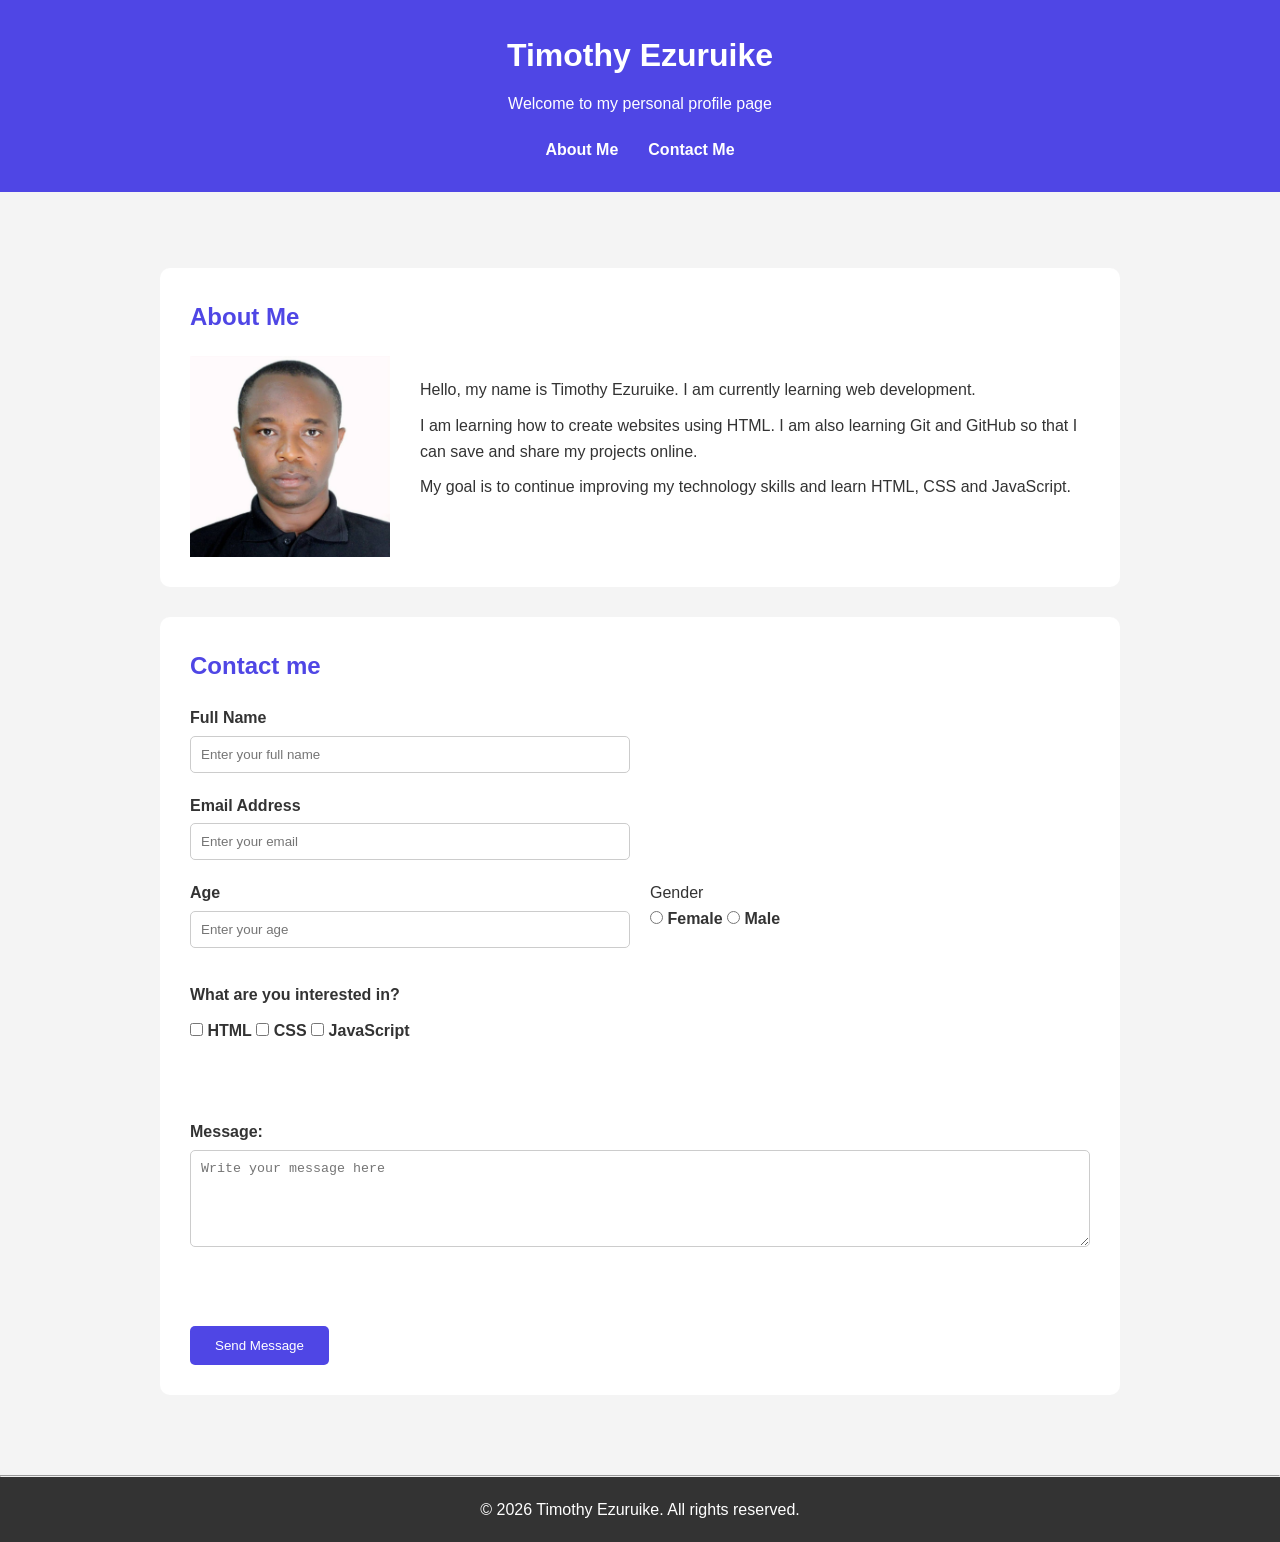
<file: index.html>
<!DOCTYPE html>
<html lang="en">
<head>
  <meta charset="UTF-8">
  <meta name="viewport" content="width=device-width, initial-scale=1.0">
  <title>Timothy's Personal Profile</title>
  <link rel="stylesheet" href="style.css">
</head>
<body>
  
  <!-- Header Section -->

  <header>
<h1>Timothy Ezuruike</h1>

<p>Welcome to my personal profile page</p>

<nav>
  <a href="#about">About Me</a>

  <a href="#contact">Contact Me</a>

</nav>
  </header>
  <br>

  <!-- About section  -->
  <main>

    <section id="about">

      <h2>About Me</h2>

      <div class="profile-container">
    <img src="./my-first-project/PICTURE.jpeg" alt="Photo of Timothy" width="200">
 
    <div class="about-text">
 <p>
                Hello, my name is Timothy Ezuruike.
                I am currently learning web development.
            </p>

              <p>
                I am learning how to create websites using HTML.
                I am also learning Git and GitHub so that I can
                save and share my projects online.
            </p>

              <p>
                My goal is to continue improving my technology
                skills and learn HTML, CSS and JavaScript.
            </p>

            <br>
    </div>

      </div>

    </section>

    <!-- contact section -->

    <section id="contact">
      <h2>Contact me</h2>


      <form>

       <div class="form-grid">

       <div>
        <label for="name">Full Name</label>
        <br>
        <input 
        type="text"
        id="name"
        name="name"
        placeholder="Enter your full name"
        >
       </div>
        
         <br><br>

       <div>

        <label for="email">Email Address</label>
        <br>
        <input type="email"
        id="email"
        name="email"
        placeholder="Enter your email"
        >
       </div>
       
        <br><br>

        <div>

        <label for="age">Age</label>
        <br>
        <input 
        type="number"
        id="age"
        name="age"
        placeholder="Enter your age"
          >

        </div>


         <div>
        <p>Gender</p>
        <input 
        type="radio"
        id="female"
        name="gender"
        value="Female"
          >
         <label for="female">Female</label>

               <input
                    type="radio"
                    id="male"
                    name="gender"
                    value="Male"
                >

                <label for="male">Male</label>

                   <br><br>

         </div>

       </div>

       
        <div class="interests">

           <p>What are you interested in?</p>

                <input
                    type="checkbox"
                    id="html"
                    name="interest"
                    value="HTML"
                >

                <label for="html">HTML</label>


                <input
                    type="checkbox"
                    id="css"
                    name="interest"
                    value="CSS"
                >

                <label for="css">CSS</label>


                <input
                    type="checkbox"
                    id="javascript"
                    name="interest"
                    value="JavaScript"
                >

                <label for="javascript">JavaScript</label>
        </div>


                <br><br>


               <div class="message-box">

                 <label for="message">Message:</label>

                <br>

                <textarea
                    id="message"
                    name="message"
                    rows="5"
                    cols="30"
                    placeholder="Write your message here"
                ></textarea>
               </div>


                <br><br>


              <button type="submit">
               Send Message
              </button>
      </form>

    </section>
  </main>

    <hr>


    <!-- Footer -->

    <footer>

        <p>
            &copy; 2026 Timothy Ezuruike. All rights reserved.
        </p>

    </footer>
</body>
</html>
</file>
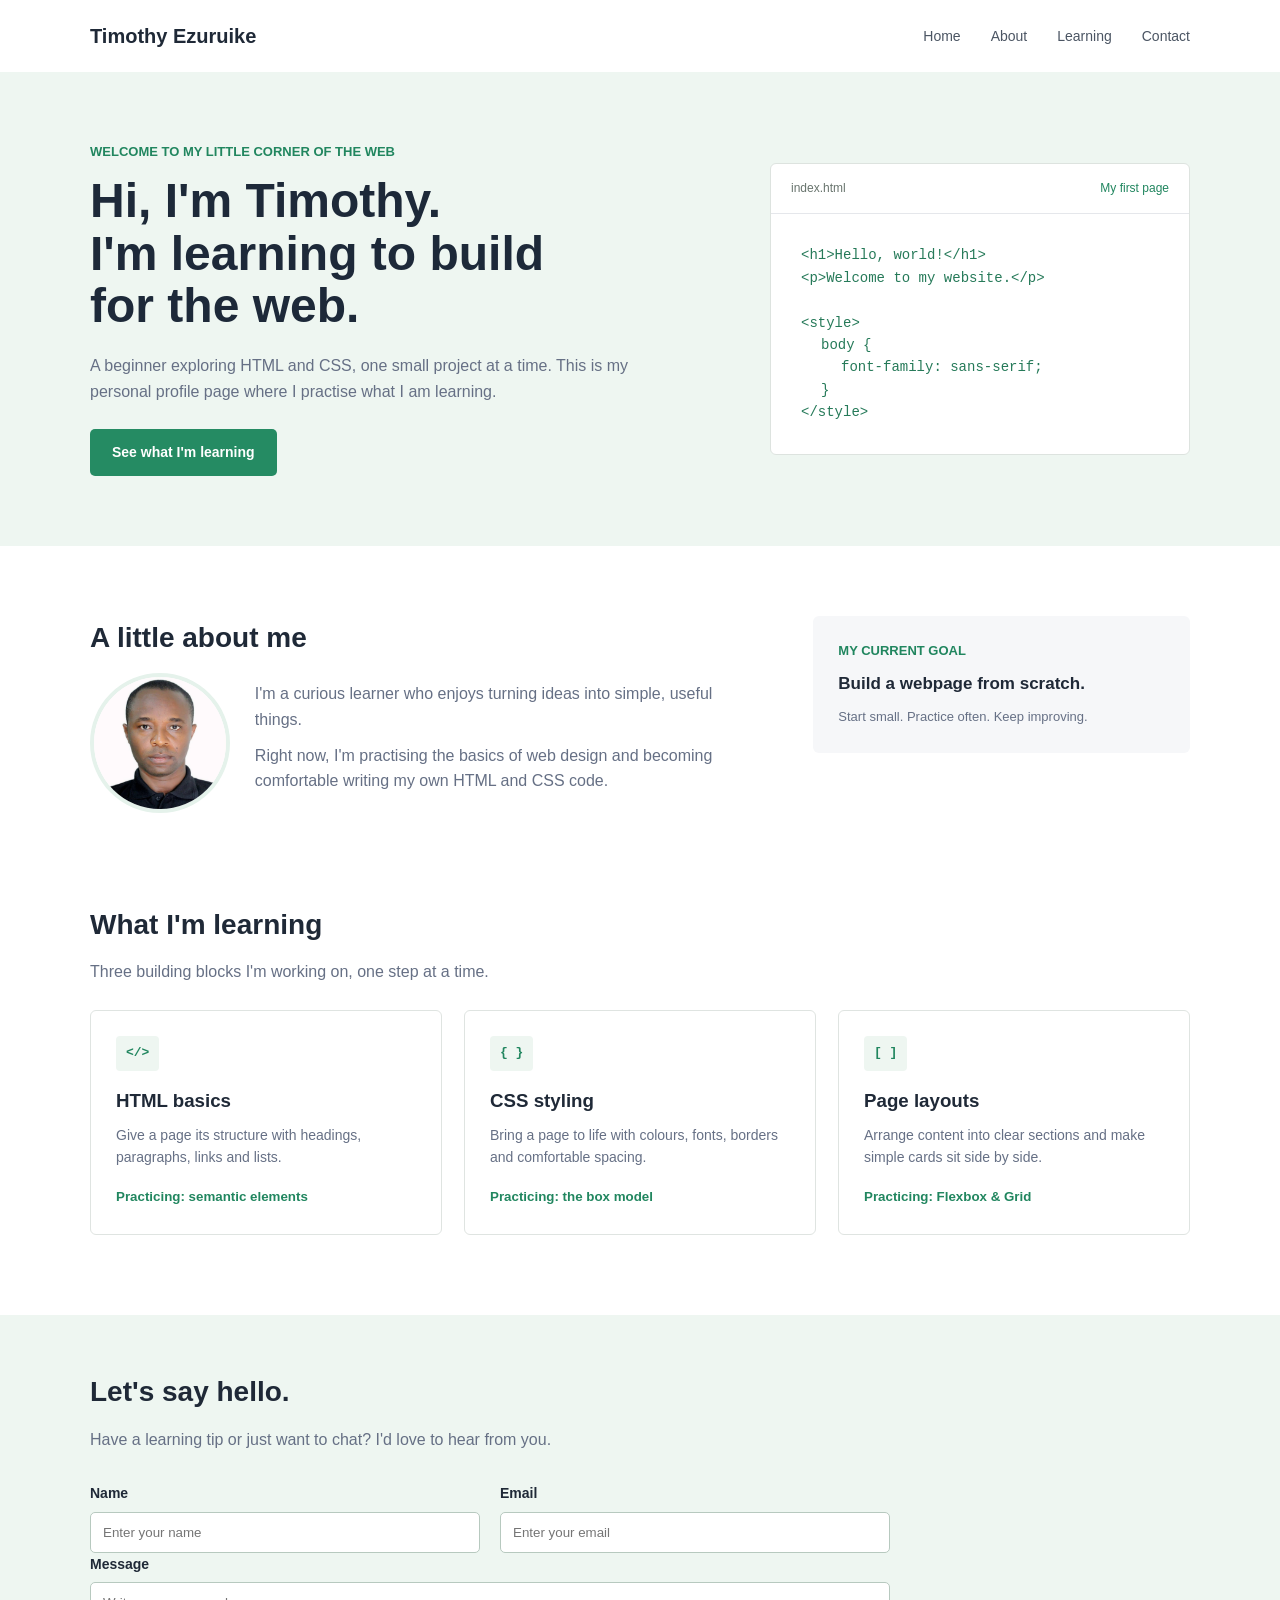
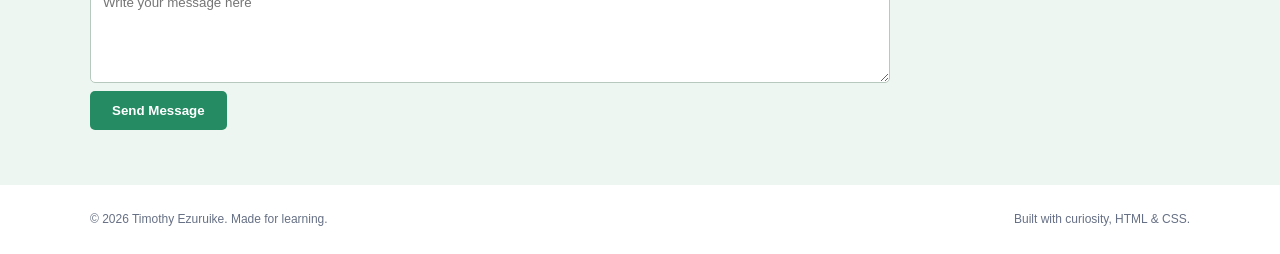
<file: assignment/index.html>
<!DOCTYPE html>
<html lang="en">
<head>
  <meta charset="UTF-8">
  <meta name="viewport" content="width=device-width, initial-scale=1.0">
  <title>Timothy|Personal Profile</title>
  <link rel="stylesheet" href="style.css">
</head>
<body>
  
  <!-- NAVIGATION -->
<header class="navbar">
  <div class="container nav-container">
    <h2 class="logo">Timothy Ezuruike</h2>
    <nav>
      <a href="#home">Home</a>
      <a href="#about">About</a>
      <a href="#learning">Learning</a>
      <a href="#contact">Contact</a>
    </nav>
  </div>
</header>

<main>

<!-- HERO SECTION -->

<section class="hero" id="home">

  <div class="container hero-container">

    <div class="hero-text">

    <p class="small-heading">
      WELCOME TO MY LITTLE CORNER OF THE WEB
        </p>

    <h1>
        Hi, I'm Timothy.<br>
        I'm learning to build<br>
        for the web.
      </h1>

      <p class="hero-description">
        A beginner exploring HTML and CSS, one small
        project at a time. This is my personal profile
        page where I practise what I am learning.
      </p>

       <a href="#learning" class="button">
        See what I'm learning
        </a>


    </div>

 <div class="code-card">

<div class="code-card-header">
<span>index.html</span>
<span>My first page</span>
</div>

  <div class="code-content">

     <p>
      &lt;h1&gt;Hello, world!&lt;/h1&gt;
    </p>

      <p>
       &lt;p&gt;Welcome to my website.&lt;/p&gt;
       </p>

   <br>

  <p>&lt;style&gt;</p>

  <p class="indent">
        body {
       </p>

      <p class="indent-two">
      font-family: sans-serif;
      </p>

      <p class="indent">
         }
       </p>

      <p>&lt;/style&gt;</p>

      </div>

    </div>

  </div>
</section>


        <!-- ABOUT SECTION -->
        <section class="about" id="about">

            <div class="container">

                <div class="about-layout">

                    <div class="about-content">

                        <h2>A little about me</h2>

                        <div class="about-profile">

                            <img
                                src="./PICTURE.jpeg"
                                alt="Timothy"
                                class="profile-image" width="200"
                            >

                            <div>

                                <p>
                                    I'm a curious learner who enjoys turning
                                    ideas into simple, useful things.
                                </p>

                                <p>
                                    Right now, I'm practising the basics of
                                    web design and becoming comfortable
                                    writing my own HTML and CSS code.
                                </p>

                            </div>

                        </div>

                    </div>


                    <div class="goal-card">

                        <p class="card-label">
                            MY CURRENT GOAL
                        </p>

                        <h3>
                            Build a webpage from scratch.
                        </h3>

                        <p>
                            Start small. Practice often. Keep improving.
                        </p>

                    </div>

                </div>

            </div>

        </section>

  <!-- LEARNING SECTION -->
        <section class="learning" id="learning">

            <div class="container">

                <h2>What I'm learning</h2>

                <p class="section-intro">
                    Three building blocks I'm working on,
                    one step at a time.
                </p>


                <div class="learning-grid">

                    <!-- CARD 1 -->
                    <article class="learning-card">

                        <div class="icon-box">
                            &lt;/&gt;
                        </div>

                        <h3>HTML basics</h3>

                        <p>
                            Give a page its structure with headings,
                            paragraphs, links and lists.
                        </p>

                        <small>
                            Practicing: semantic elements
                        </small>

                    </article>


                    <!-- CARD 2 -->
                    <article class="learning-card">

                        <div class="icon-box">
                            { }
                        </div>

                        <h3>CSS styling</h3>

                        <p>
                            Bring a page to life with colours,
                            fonts, borders and comfortable spacing.
                        </p>

                        <small>
                            Practicing: the box model
                        </small>

                    </article>


                    <!-- CARD 3 -->
                    <article class="learning-card">

                        <div class="icon-box">
                            [ ]
                        </div>

                        <h3>Page layouts</h3>

                        <p>
                            Arrange content into clear sections
                            and make simple cards sit side by side.
                        </p>

                        <small>
                            Practicing: Flexbox & Grid
                        </small>

                    </article>

                </div>

            </div>

        </section>


        <!-- CONTACT SECTION -->
        <section class="contact" id="contact">

            <div class="container">

                <div class="contact-heading">

                    <div>

                        <h2>Let's say hello.</h2>

                        <p>
                            Have a learning tip or just want to chat?
                            I'd love to hear from you.
                        </p>

                    </div>

                </div>


                <form class="contact-form">

                    <div class="form-grid">

                        <div class="form-group">

                            <label for="name">
                                Name
                            </label>

                            <input
                                type="text"
                                id="name"
                                name="name"
                                placeholder="Enter your name"
                            >

                        </div>


                        <div class="form-group">

                            <label for="email">
                                Email
                            </label>

                            <input
                                type="email"
                                id="email"
                                name="email"
                                placeholder="Enter your email"
                            >

                        </div>

                    </div>


                    <div class="form-group">

                        <label for="message">
                            Message
                        </label>

                        <textarea
                            id="message"
                            name="message"
                            rows="5"
                            placeholder="Write your message here"
                        ></textarea>

                    </div>


                    <button type="submit">
                        Send Message
                    </button>

                </form>

</main>

 <!-- FOOTER -->
    <footer>

        <div class="container footer-content">

            <p>
                © 2026 Timothy Ezuruike. Made for learning.
            </p>

            <p>
                Built with curiosity, HTML & CSS.
            </p>

        </div>

    </footer>

</body>
</html>
</file>
<file: style.css>
/* Remove default spacing from the browser */
*{
  margin: 0;
  padding: 0;
box-sizing: border-box;
}

/* The Entire Page */
body {
  font-family: Arial, sans-serif;
  background-color: #f4f4f4;
  color: #333333;
  line-height: 1.6;
}

/* HEADER */
header {
  background-color: #4f46e5;
  color: white;
  text-align: center;
  padding: 30px;
}

header h1 {
  margin-bottom: 10px;
}

header p {
  margin-bottom: 20px;
}

/* FLEXBOX NAVIGATION */

nav {
  display: flex;
  justify-content: center;
  gap: 30px;
}

nav a {
  color: white;
  text-decoration: none;
  font-weight: bold;
}

nav a:hover {
  text-decoration: underline;
}

/* MAIN CONTENT */
main {
  max-width: 1000px;
  margin: 30px auto;
  padding: 20px;
}

/* SECTIONS */
section {
  background-color: white;
  padding: 30px;
  margin-bottom: 30px;
  border-radius: 10px;
}

section h2 {
  margin-bottom: 20px;
  color: #4f46e5;
}

/* FLEXBOX ABOUT SECTION */
.profile-container {
  display: flex;
  align-items: center;
  gap: 30px;
}

/* PROFILE IMAGE */

profile-image {
  width: 200px;
  height: 200px;
  object-fit: cover;
  border-radius: 50%;
}

/* ABOUT TEXT */
.about-text {
  flex: 1;
}
.about-text p {
  margin-bottom: 10px;
}

/* GRID CONTACT FORM */
.form-grid {
  display: grid;
  grid-template-columns: 1fr 1fr;
  gap: 20px;
}
/* LABELS */
label{
  font-weight: bold;
}
/* FORM INPUTS */
input[type="text"],
input[type="email"],
input[type="number"],
textarea{
  width: 100%;
  padding: 10px;
  margin-top: 5px;
  border: 1px solid #cccccc;
  border-radius: 5px;
}

/* INTEREST SECTION */
.interests {
  margin-top: 25px;
  margin-bottom: 25px;
}
.interests p {
  margin-bottom: 10px;
  font-weight: bold;
}

/* MESSAGE */
.message-box {
  margin-bottom: 20px;
}
textarea {
  resize: vertical;
}

/* BUTTON */

button {
    background-color: #4f46e5;
    color: white;
    border: none;
    padding: 12px 25px;
    border-radius: 5px;
    cursor: pointer;
}

button:hover {
    background-color: #3730a3;
}


/* FOOTER */

footer {
    background-color: #333333;
    color: white;
    text-align: center;
    padding: 20px;
}
/* RESPONSIVE DESIGN */

@media (max-width: 700px) {

    .profile-container {
        flex-direction: column;
        text-align: center;
    }


    .form-grid {
        grid-template-columns: 1fr;
    }


    nav {
        flex-direction: column;
        gap: 10px;
    }

}
</file>
<file: assignment/style.css>
* {
  margin: 0;
  padding: 0;
  box-sizing: border-box;
}

html {
    scroll-behavior: smooth;
}

body {
font-family: Arial, Helvetica, sans-serif;
color: #1f2937;
background-color: #ffffff;
 line-height: 1.6;
}

.container {
 width: 90%;
 max-width: 1100px;
margin: auto;

}
  /* NAVIGATION FLEXBOX */
  .navbar {
    background-color: #ffffff;
    padding: 20px 0;
}

.nav-container {
    display: flex;

    justify-content: space-between;

    align-items: center;
}

.logo {
    font-size: 20px;
}
nav {
    display: flex;

    gap: 30px;
}

nav a {
    color: #4b5563;

    text-decoration: none;

    font-size: 14px; */
}


nav a:hover {
    color: #21865f;
}

/* ------------------------------
   HERO SECTION
------------------------------ */

.hero {
    background-color: #eef6f1;

    padding: 70px 0;
}
/* FLEXBOX */
.hero-container {
    display: flex;

    justify-content: space-between;

    align-items: center;

    gap: 60px;
}
.hero-text {
    flex: 1;
}
.small-heading {
   color: #21865f;
    font-size: 13px;

    font-weight: bold;

    margin-bottom: 12px;
}

.hero h1 {
    font-size: 48px;

    line-height: 1.1;

    margin-bottom: 20px;

    color: #1d2939;
}

.hero-description {
    color: #667085;

    max-width: 550px;

    margin-bottom: 25px;
}

.button {
    display: inline-block;

    background-color: #258b63;

    color: white;

    text-decoration: none;

    padding: 12px 22px;

    border-radius: 5px;

    font-size: 14px;

    font-weight: bold;
}
.button:hover {
    background-color: #176c4b;
}

/* CODE CARD*/

.code-card {
    flex: 1;

    max-width: 420px;

    background-color: white;

    border: 1px solid #dde3df;

    border-radius: 6px;

    overflow: hidden;
}

.code-card-header {
    display: flex;

    justify-content: space-between;

    padding: 15px 20px;

    border-bottom: 1px solid #e5e7eb;

    font-size: 12px;

    color: #68746d;
}
.code-card-header span:last-child {
    color: #21865f;
}

.code-content {
    padding: 30px;

    color: #267a59;

    font-family: "Courier New", bold, monospace;

    font-size: 14px;
}

.indent {
    margin-left: 20px;
}

.indent-two {
    margin-left: 40px;
}

/* ABOUT */

.about {
    padding: 70px 0;
}

.about-layout {
    display: flex;

    justify-content: space-between;

    gap: 70px;

    align-items: flex-start;
}

.about-content {
    flex: 2;
}

.about h2,
.learning h2,
.contact h2 {
    font-size: 28px;

    margin-bottom: 12px;
}
/* FLEXBOX FOR IMAGE AND ABOUT TEXT */

.about-profile {
    display: flex;

    align-items: center;

    gap: 25px;
}

.profile-image {
    width: 140px;

    height: 140px;

    object-fit: cover;

    border-radius: 50%;

    border: 4px solid #e5f2eb;
}

.about-content p {
    color: #667085;

    margin-bottom: 10px;
}

.goal-card {
    flex: 1;

    background-color: #f6f7f9;

    padding: 25px;

    border-radius: 6px;
}
.card-label {
    color: #21865f !important;

    font-size: 12px;

    font-weight: bold;

    margin-bottom: 8px;
}

.goal-card h3 {
    margin-bottom: 10px;

    font-size: 17px;
}
.goal-card p {
    color: #667085;

    font-size: 13px;
}

/* LEARNING SECTION */

.learning {
    padding: 20px 0 80px;
}

.section-intro {
    color: #667085;

    margin-bottom: 25px;
}
/* CSS GRID */

.learning-grid {
    display: grid;

    grid-template-columns: repeat(3, 1fr);

    gap: 22px;
}
.learning-card {
    border: 1px solid #dfe4e1;

    padding: 25px;

    border-radius: 6px;

    background-color: white;

    transition: 0.3s;
}
.learning-card:hover {
    transform: translateY(-5px);

    box-shadow: 0 8px 20px rgba(0, 0, 0, 0.08);
}

.icon-box {
    display: inline-block;

    background-color: #eef6f1;

    color: #21865f;

    padding: 7px 10px;

    border-radius: 4px;

    margin-bottom: 15px;

    font-family: monospace;

    font-weight: bold;
}
.learning-card h3 {
    margin-bottom: 8px;
}
.learning-card p {
    color: #667085;

    font-size: 14px;

    margin-bottom: 15px;
}
.learning-card small {
    color: #21865f;

    font-weight: bold;
}
/* CONTACT SECTION */

.contact {
    background-color: #eef6f1;

    padding: 55px 0;
}
.contact-heading {
    margin-bottom: 30px;
}

.contact-heading p {
    color: #667085;
}


.contact-form {
    max-width: 800px;
}
.form-grid {
    display: grid;

    grid-template-columns: 1fr 1fr;

    gap: 20px;
}
.form-group label {
    display: block;

    margin-bottom: 7px;

    font-weight: bold;

    font-size: 14px;
}

.form-group input,
.form-group textarea {
    width: 100%;

    padding: 12px;

    border: 1px solid #b7c9bf;

    border-radius: 5px;

    font-family: inherit;

    background-color: white;
}

.form-group textarea {
    resize: vertical;
}

button {
    background-color: #258b63;

    color: white;

    border: none;

    padding: 12px 22px;

    border-radius: 5px;

    cursor: pointer;

    font-weight: bold;
}
button:hover {
    background-color: #176c4b;
}


/* ------------------------------
   FOOTER
------------------------------ */

footer {
    background-color: white;

    padding: 25px 0;

    color: #667085;

    font-size: 12px;
}


.footer-content {
    display: flex;

    justify-content: space-between;

    align-items: center;
}


/* ------------------------------
   RESPONSIVE DESIGN
------------------------------ */

@media (max-width: 768px) {

    .nav-container {
        flex-direction: column;

        gap: 15px;
    }


    nav {
        gap: 15px;
    }


    .hero-container {
        flex-direction: column;
    }


    .hero h1 {
        font-size: 38px;
    }


    .code-card {
        width: 100%;
    }


    .about-layout {
        flex-direction: column;
    }


    .about-profile {
        flex-direction: column;

        align-items: flex-start;
    }


    .learning-grid {
        grid-template-columns: 1fr;
    }


    .form-grid {
        grid-template-columns: 1fr;
    }


    .footer-content {
        flex-direction: column;

        gap: 10px;

        text-align: center;
    }

}
</file>
